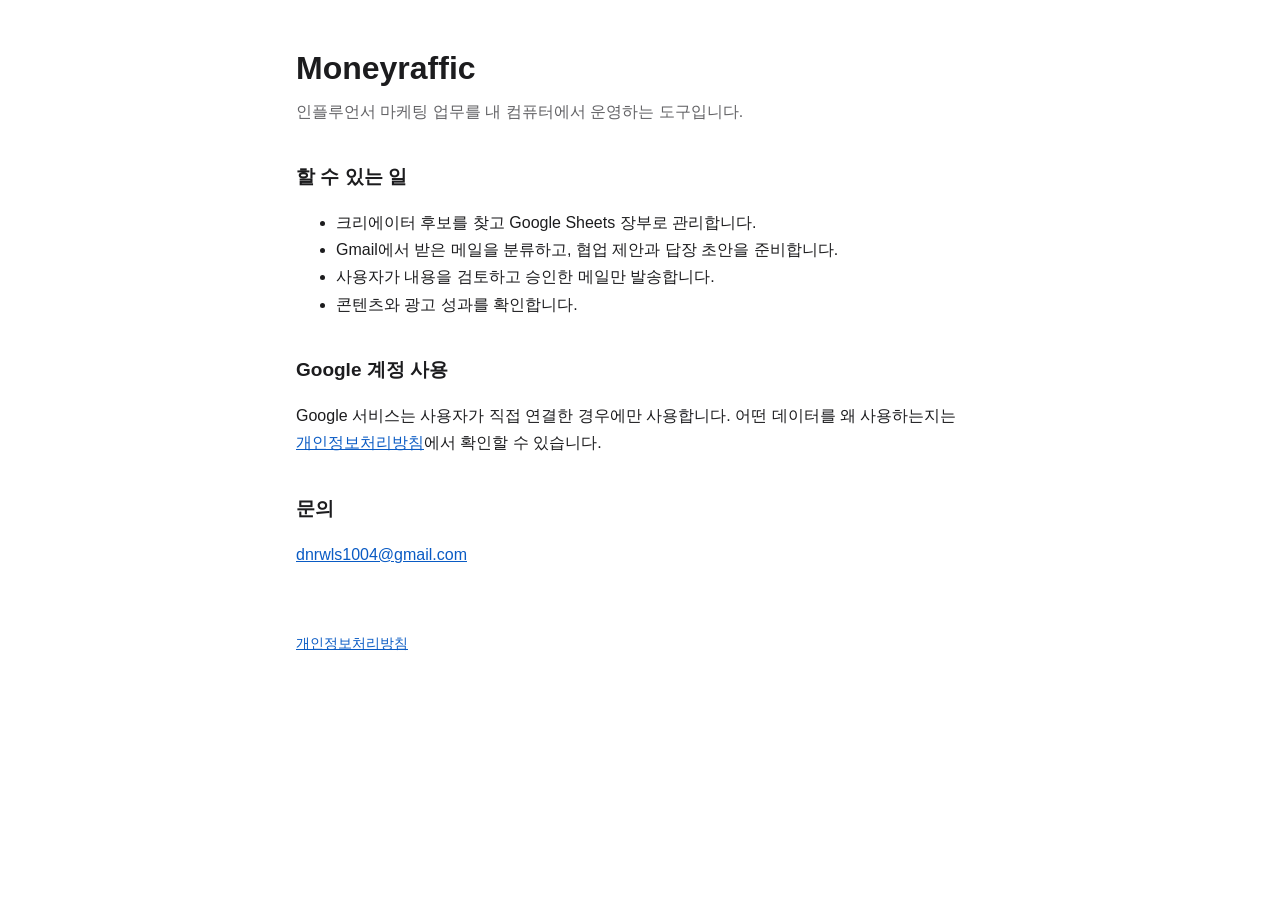
<file: index.html>
<!doctype html>
<html lang="ko">
<head>
<meta charset="utf-8">
<meta name="viewport" content="width=device-width, initial-scale=1">
<title>Moneyraffic</title>
<meta name="description" content="Moneyraffic은 인플루언서 마케팅 업무를 내 컴퓨터에서 운영하는 도구입니다.">
<link rel="stylesheet" href="/style.css">
</head>
<body>
<main>
  <h1>Moneyraffic</h1>
  <p class="lead">인플루언서 마케팅 업무를 내 컴퓨터에서 운영하는 도구입니다.</p>

  <h2>할 수 있는 일</h2>
  <ul>
    <li>크리에이터 후보를 찾고 Google Sheets 장부로 관리합니다.</li>
    <li>Gmail에서 받은 메일을 분류하고, 협업 제안과 답장 초안을 준비합니다.</li>
    <li>사용자가 내용을 검토하고 승인한 메일만 발송합니다.</li>
    <li>콘텐츠와 광고 성과를 확인합니다.</li>
  </ul>

  <h2>Google 계정 사용</h2>
  <p>Google 서비스는 사용자가 직접 연결한 경우에만 사용합니다. 어떤 데이터를 왜 사용하는지는 <a href="/privacy/">개인정보처리방침</a>에서 확인할 수 있습니다.</p>

  <h2>문의</h2>
  <p><a href="mailto:dnrwls1004@gmail.com">dnrwls1004@gmail.com</a></p>
</main>
<footer><a href="/privacy/">개인정보처리방침</a></footer>
</body>
</html>
</file>
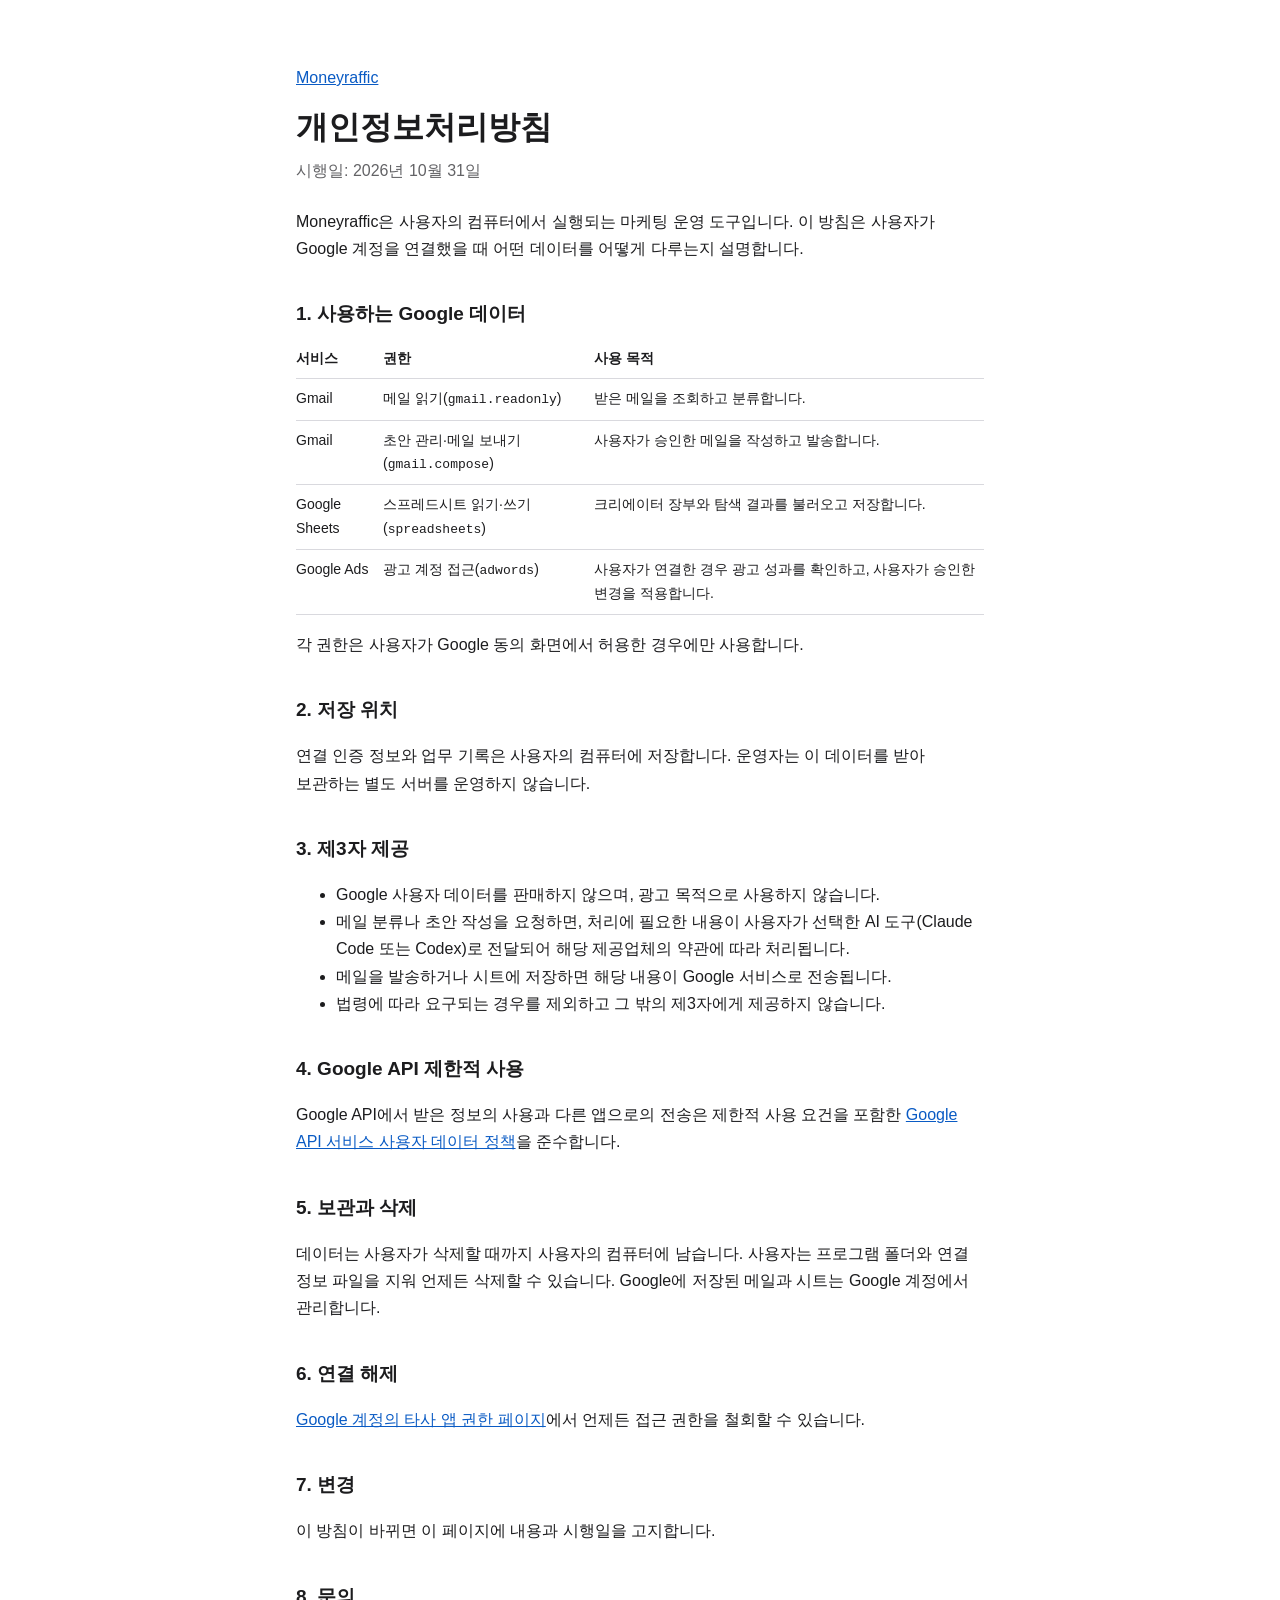
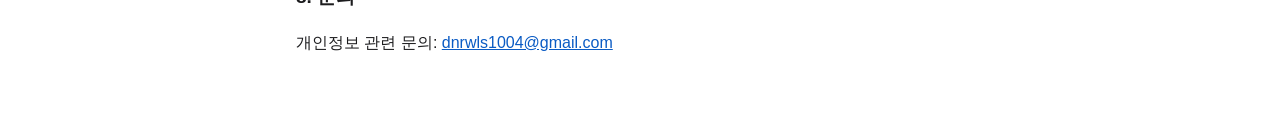
<file: privacy/index.html>
<!doctype html>
<html lang="ko">
<head>
<meta charset="utf-8">
<meta name="viewport" content="width=device-width, initial-scale=1">
<title>개인정보처리방침 | Moneyraffic</title>
<link rel="stylesheet" href="/style.css">
</head>
<body>
<main>
  <p><a href="/">Moneyraffic</a></p>
  <h1>개인정보처리방침</h1>
  <p class="lead">시행일: 2026년 10월 31일</p>

  <p>Moneyraffic은 사용자의 컴퓨터에서 실행되는 마케팅 운영 도구입니다. 이 방침은 사용자가 Google 계정을 연결했을 때 어떤 데이터를 어떻게 다루는지 설명합니다.</p>

  <h2>1. 사용하는 Google 데이터</h2>
  <table>
    <thead><tr><th>서비스</th><th>권한</th><th>사용 목적</th></tr></thead>
    <tbody>
      <tr><td>Gmail</td><td>메일 읽기(<code>gmail.readonly</code>)</td><td>받은 메일을 조회하고 분류합니다.</td></tr>
      <tr><td>Gmail</td><td>초안 관리·메일 보내기(<code>gmail.compose</code>)</td><td>사용자가 승인한 메일을 작성하고 발송합니다.</td></tr>
      <tr><td>Google Sheets</td><td>스프레드시트 읽기·쓰기(<code>spreadsheets</code>)</td><td>크리에이터 장부와 탐색 결과를 불러오고 저장합니다.</td></tr>
      <tr><td>Google Ads</td><td>광고 계정 접근(<code>adwords</code>)</td><td>사용자가 연결한 경우 광고 성과를 확인하고, 사용자가 승인한 변경을 적용합니다.</td></tr>
    </tbody>
  </table>
  <p>각 권한은 사용자가 Google 동의 화면에서 허용한 경우에만 사용합니다.</p>

  <h2>2. 저장 위치</h2>
  <p>연결 인증 정보와 업무 기록은 사용자의 컴퓨터에 저장합니다. 운영자는 이 데이터를 받아 보관하는 별도 서버를 운영하지 않습니다.</p>

  <h2>3. 제3자 제공</h2>
  <ul>
    <li>Google 사용자 데이터를 판매하지 않으며, 광고 목적으로 사용하지 않습니다.</li>
    <li>메일 분류나 초안 작성을 요청하면, 처리에 필요한 내용이 사용자가 선택한 AI 도구(Claude Code 또는 Codex)로 전달되어 해당 제공업체의 약관에 따라 처리됩니다.</li>
    <li>메일을 발송하거나 시트에 저장하면 해당 내용이 Google 서비스로 전송됩니다.</li>
    <li>법령에 따라 요구되는 경우를 제외하고 그 밖의 제3자에게 제공하지 않습니다.</li>
  </ul>

  <h2>4. Google API 제한적 사용</h2>
  <p>Google API에서 받은 정보의 사용과 다른 앱으로의 전송은 제한적 사용 요건을 포함한 <a href="https://developers.google.com/terms/api-services-user-data-policy">Google API 서비스 사용자 데이터 정책</a>을 준수합니다.</p>

  <h2>5. 보관과 삭제</h2>
  <p>데이터는 사용자가 삭제할 때까지 사용자의 컴퓨터에 남습니다. 사용자는 프로그램 폴더와 연결 정보 파일을 지워 언제든 삭제할 수 있습니다. Google에 저장된 메일과 시트는 Google 계정에서 관리합니다.</p>

  <h2>6. 연결 해제</h2>
  <p><a href="https://myaccount.google.com/permissions">Google 계정의 타사 앱 권한 페이지</a>에서 언제든 접근 권한을 철회할 수 있습니다.</p>

  <h2>7. 변경</h2>
  <p>이 방침이 바뀌면 이 페이지에 내용과 시행일을 고지합니다.</p>

  <h2>8. 문의</h2>
  <p>개인정보 관련 문의: <a href="mailto:dnrwls1004@gmail.com">dnrwls1004@gmail.com</a></p>
</main>
</body>
</html>
</file>
<file: style.css>
:root {
  color-scheme: light dark;
  --bg: #ffffff;
  --text: #1c1c1e;
  --muted: #636366;
  --line: #d9d9de;
  --link: #0a5bc4;
}

@media (prefers-color-scheme: dark) {
  :root {
    --bg: #161618;
    --text: #f2f2f4;
    --muted: #a1a1a8;
    --line: #38383c;
    --link: #7db3ff;
  }
}

* { box-sizing: border-box; }

body {
  margin: 0;
  background: var(--bg);
  color: var(--text);
  font: 16px/1.7 -apple-system, BlinkMacSystemFont, "Apple SD Gothic Neo", "Malgun Gothic", sans-serif;
  word-break: keep-all;
}

main, footer {
  max-width: 720px;
  margin: 0 auto;
  padding: 48px 16px;
}

footer {
  padding-top: 0;
  color: var(--muted);
  font-size: 14px;
}

h1 { margin: 0 0 8px; font-size: 32px; line-height: 1.3; }
h2 { margin: 36px 0 8px; font-size: 19px; }
.lead { margin: 0 0 24px; color: var(--muted); }
a { color: var(--link); }
code { font-size: 13px; overflow-wrap: anywhere; }

table { width: 100%; border-collapse: collapse; font-size: 14px; }
th, td { padding: 8px 8px 8px 0; border-bottom: 1px solid var(--line); text-align: left; vertical-align: top; }
</file>
